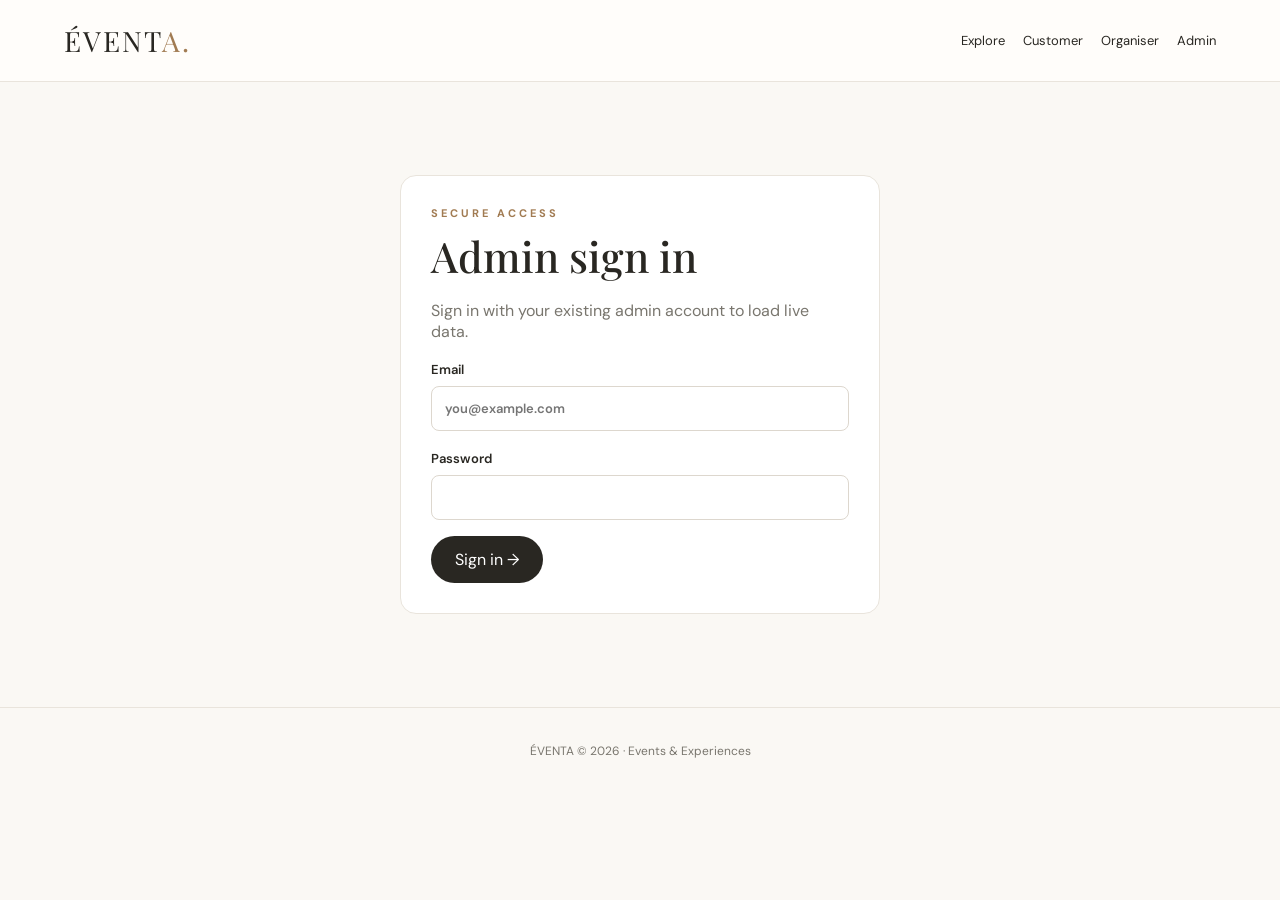
<file: FINAL_PROJECT/EVENTA-FRONTEND-ONLY/admin.html>
<!doctype html><html lang="en"><head><meta charset="utf-8"><meta name="viewport" content="width=device-width,initial-scale=1"><title>ÉVENTA · Admin</title><link rel="stylesheet" href="assets/style.css"></head><body data-role="admin"><script src="assets/app.js" defer></script></body></html>
</file>
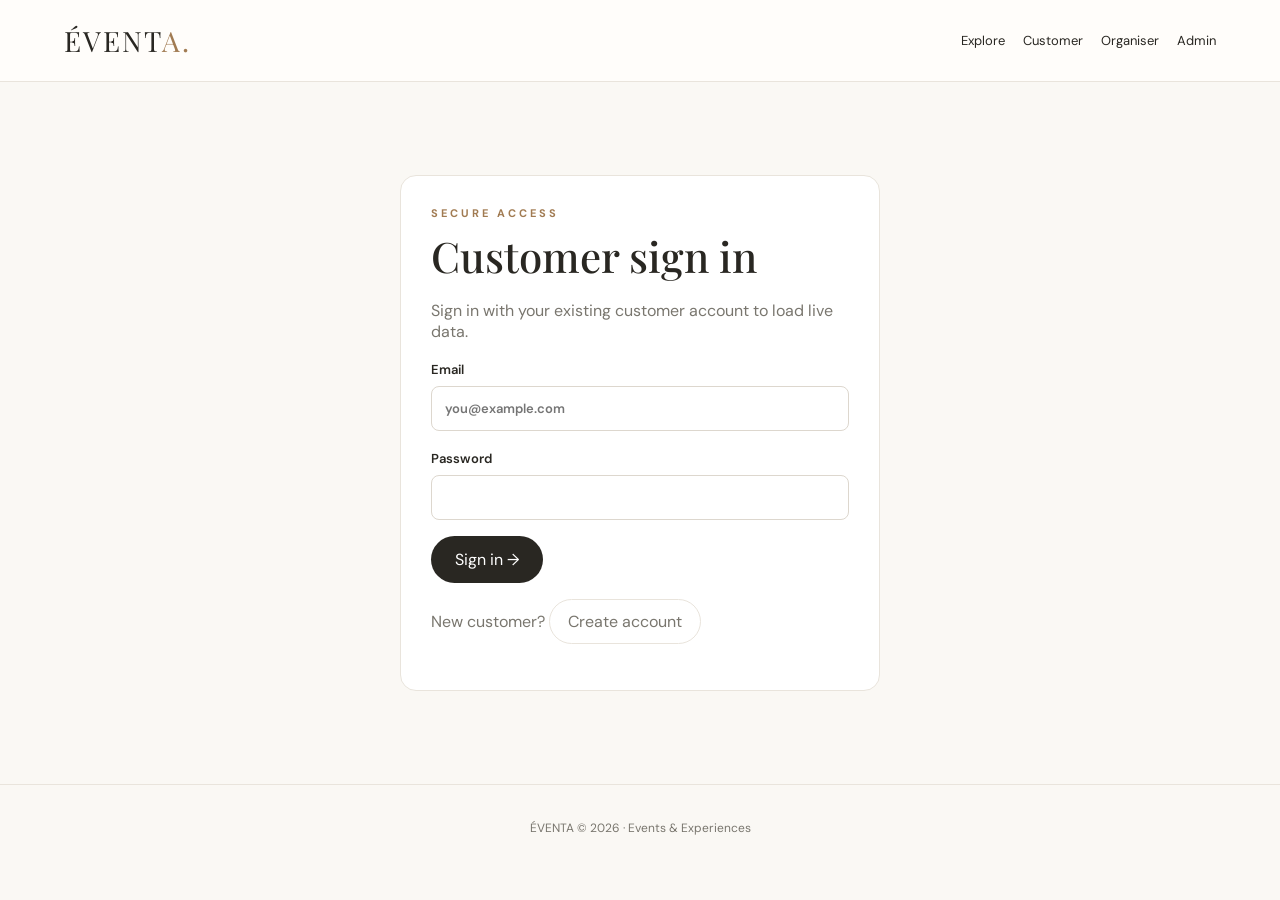
<file: FINAL_PROJECT/EVENTA-FRONTEND-ONLY/customer.html>
<!doctype html><html lang="en"><head><meta charset="utf-8"><meta name="viewport" content="width=device-width,initial-scale=1"><title>ÉVENTA · Customer</title><link rel="stylesheet" href="assets/style.css"></head><body data-role="customer"><script src="assets/app.js" defer></script></body></html>
</file>
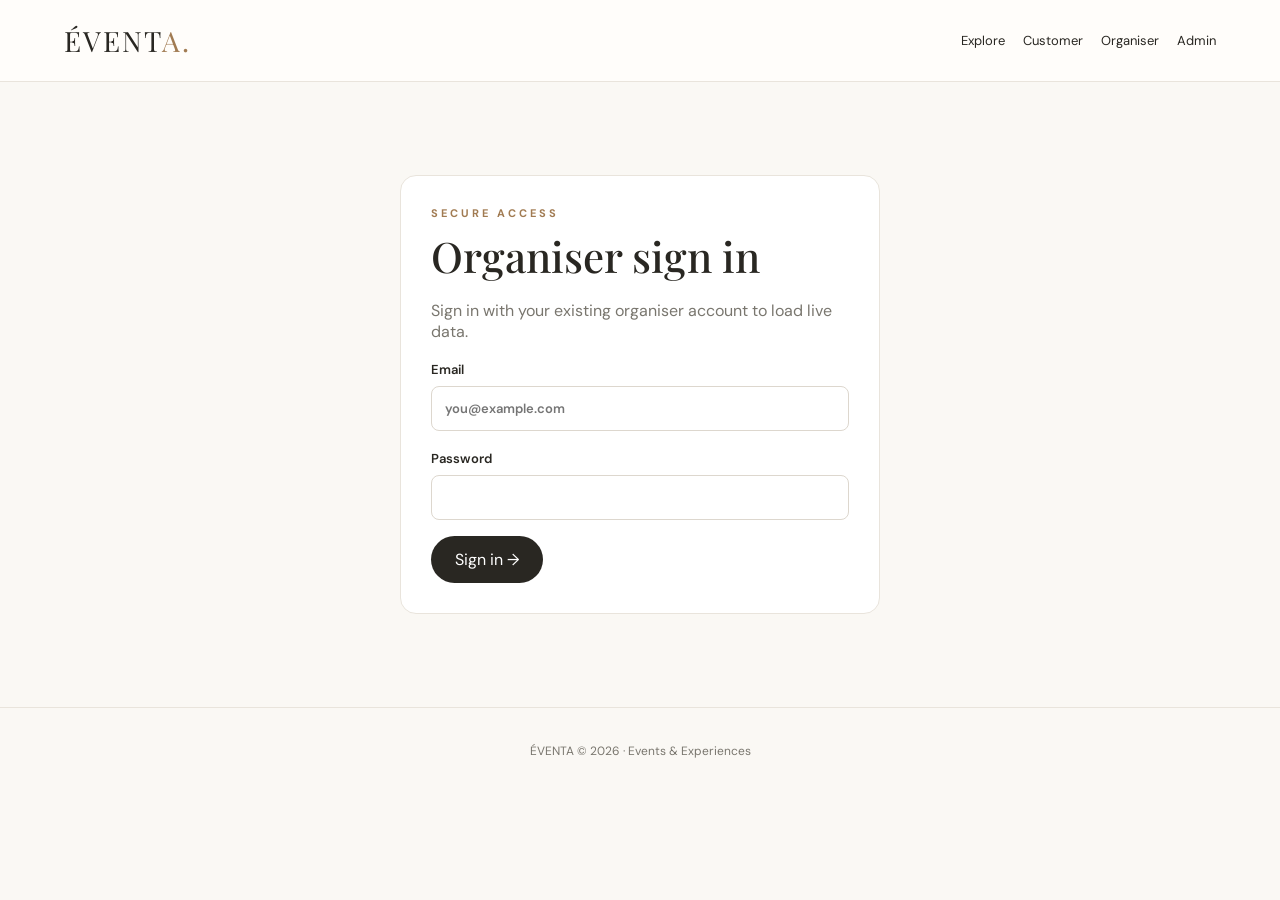
<file: FINAL_PROJECT/EVENTA-FRONTEND-ONLY/organiser.html>
<!doctype html><html lang="en"><head><meta charset="utf-8"><meta name="viewport" content="width=device-width,initial-scale=1"><title>ÉVENTA · Organiser</title><link rel="stylesheet" href="assets/style.css"></head><body data-role="organiser"><script src="assets/app.js" defer></script></body></html>
</file>
<file: FINAL_PROJECT/EVENTA-FRONTEND-ONLY/assets/style.css>
@import url('https://fonts.googleapis.com/css2?family=DM+Sans:wght@400;500;600;700&family=Playfair+Display:wght@400;500;600&display=swap');
:root{--bg:#faf8f4;--ink:#292722;--muted:#79766e;--line:#e9e4dc;--accent:#a17b52}*{box-sizing:border-box}body{margin:0;background:var(--bg);color:var(--ink);font-family:'DM Sans',sans-serif}header{min-height:82px;display:flex;align-items:center;justify-content:space-between;padding:14px max(5vw,24px);border-bottom:1px solid var(--line);background:#fffdfa;gap:16px;flex-wrap:wrap}.logo{font-family:'Playfair Display',serif;font-size:28px;text-decoration:none;color:var(--ink);letter-spacing:2px}.logo span{color:var(--accent)}nav{display:flex;gap:18px;align-items:center;flex-wrap:wrap}a{color:inherit}nav a{text-decoration:none;font-size:13px}button{font:inherit;cursor:pointer;border:0;background:none;color:inherit}.outline{border:1px solid #b7ad9f;padding:11px 22px;border-radius:30px}.primary{background:var(--ink);color:white;border-radius:30px;padding:13px 24px}.secondary{border:1px solid var(--line);padding:11px 18px;border-radius:25px}.hero{padding:80px 8% 70px;text-align:center;background:radial-gradient(ellipse at center,#f0e8dd,var(--bg) 70%)}.eyebrow{text-transform:uppercase;letter-spacing:3px;color:var(--accent);font-size:11px;font-weight:700}.hero h1{font:500 clamp(44px,7vw,80px)/1.13 'Playfair Display',serif;letter-spacing:-2px;margin:20px auto;max-width:850px}.hero p{color:var(--muted);max-width:560px;margin:0 auto 28px;line-height:1.8}.wrap{max-width:1170px;margin:auto;padding:48px 24px}.heading{display:flex;justify-content:space-between;align-items:center;gap:15px;margin-bottom:24px;flex-wrap:wrap}.heading h2,.panel h2{font:500 36px 'Playfair Display',serif;margin:8px 0}.muted{color:var(--muted)}.filters{display:flex;gap:10px;flex-wrap:wrap;margin-bottom:25px}.filters button{border:1px solid var(--line);border-radius:22px;padding:10px 17px;background:white}.filters .active{background:var(--ink);color:white}.grid{display:grid;grid-template-columns:repeat(3,minmax(0,1fr));gap:23px}.event{background:white;border:1px solid var(--line);border-radius:15px;overflow:hidden}.event img{width:100%;height:200px;object-fit:cover}.event-body{padding:23px}.event h3{font:500 25px 'Playfair Display',serif;margin:10px 0}.event p{font-size:13px;color:var(--muted);line-height:1.7}.event-bottom{display:flex;align-items:center;justify-content:space-between;margin-top:20px;gap:12px}.price{font-weight:700}.panel{background:white;border:1px solid var(--line);padding:30px;border-radius:16px;margin-bottom:24px}.stats{display:grid;grid-template-columns:repeat(3,1fr);gap:16px;margin:25px 0}.stat{padding:22px;background:#f6f2ec;border-radius:12px}.stat strong{display:block;font:500 36px 'Playfair Display',serif;margin-top:9px}.toolbar{display:flex;justify-content:space-between;gap:15px;align-items:center;flex-wrap:wrap}table{width:100%;border-collapse:collapse;margin-top:20px;font-size:13px}th,td{text-align:left;padding:15px 10px;border-bottom:1px solid var(--line);vertical-align:top}th{color:var(--muted);font-weight:500}input,select,textarea{width:100%;padding:13px;border:1px solid #ddd7ce;border-radius:8px;background:white;font:inherit;margin:7px 0 16px}textarea{min-height:90px}label{font-size:13px;font-weight:600}.formgrid{display:grid;grid-template-columns:repeat(2,minmax(0,1fr));gap:0 18px}.full{grid-column:1/-1}.notice{background:#f2e9da;border:1px solid #e2d3bc;border-radius:10px;padding:13px 17px;margin:16px 0;font-size:13px}.error{background:#fff0ed;border-color:#e9bcb5}.success{background:#ecf6eb;border-color:#b9d7b6}.empty{text-align:center;padding:42px;color:var(--muted)}.pill{font-size:11px;display:inline-block;border-radius:30px;padding:6px 10px;background:#f0e7d9;text-transform:capitalize}.actions{display:flex;gap:8px;flex-wrap:wrap}.actions button{font-size:12px;text-decoration:underline}.login{max-width:480px;margin:45px auto}.login h2{font:500 42px 'Playfair Display',serif}footer{text-align:center;padding:35px;color:var(--muted);font-size:12px;border-top:1px solid var(--line)}@media(max-width:800px){.grid{grid-template-columns:1fr 1fr}.stats{grid-template-columns:1fr 1fr}}@media(max-width:570px){.grid,.stats,.formgrid{grid-template-columns:1fr}.hero{padding:60px 20px}.panel{padding:20px}table{display:block;overflow:auto}.hero h1{letter-spacing:-1px}}
</file>
